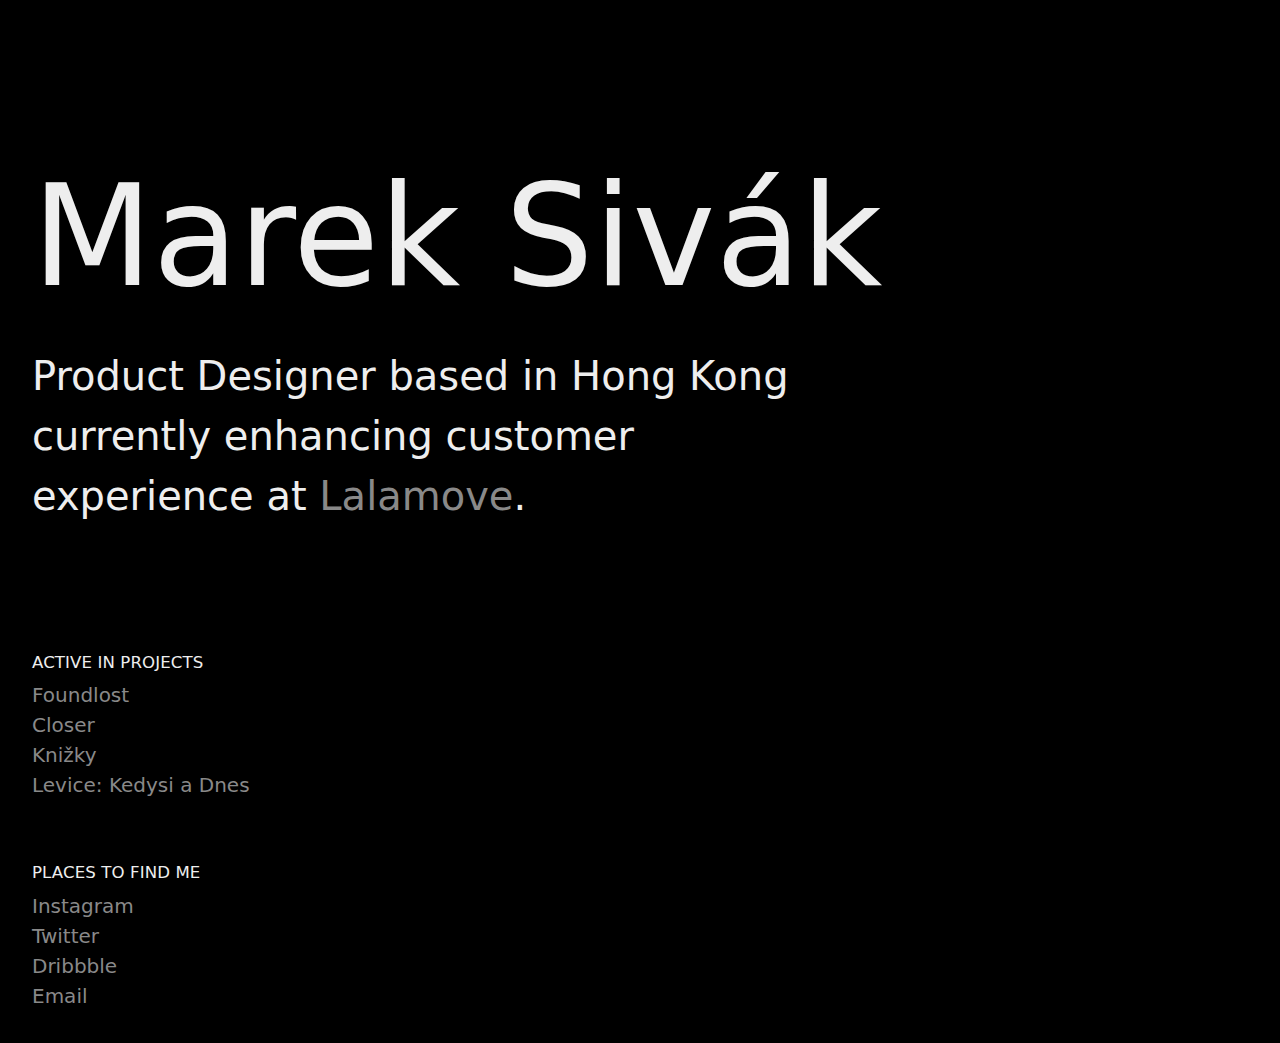
<file: index.html>
<!doctype html>
<html>
<head>
    <meta charset="utf-8" />
    <title>Marek Sivák</title>
    <meta name="description" content="Marek Sivák is a Product Designer based in Hong Kong.">
	<meta name="viewport" content="width=device-width, initial-scale=1">
      <meta name="theme-color" content="#ffffff">
	<meta property="og:image" content="img/ms-cover.png" />
	<meta property="og:title" content="Marek Sivák" />
    <meta property="og:description" content="Marek Sivák is a Product Designer based in Hong Kong" />
    <meta property="og:author" content="Marek Sivák" />
	


      <META NAME="ROBOTS" CONTENT="INDEX, FOLLOW" />
     

    <link href="img/ms-icon.jpg" sizes="192x192" rel="icon" />
    <link rel="apple-touch-icon" href="img/ms-icon.png">
 
    <link rel="stylesheet" href="css/mareksiv.css" type="text/css" />
    <link rel="stylesheet" href="css/responsive.css" type="text/css" />

</head>
<body>
    <div class="content">
        <h1>Marek Sivák</h1>
        <h3>Product Designer based in Hong&nbsp;Kong currently enhancing customer experience at <a href="https://lalamove.com">Lalamove</a>.</h3>
        
        <div class="list-group">
            <h5>Active in projects</h5>
            <ul>
                <li><a href="foundlost.html">Foundlost</a></li>
                <li><a href="closer.html">Closer</a></li>
                <li><a href="knizky.html">Knižky</a></li>
                <li><a href="levice.html">Levice: Kedysi a Dnes</a></li>
            </ul>
        </div>

        <div class="list-group">
            <h5>Places to find me</h5>
            <ul>
                <li><a target=_blank href="https://instagram.com/mareksiv">Instagram</a></li>
                <li><a target=_blank href="https://twitter.com/leto">Twitter</a></li>
                <li><a target=_blank href="https://dribbble.com/leto">Dribbble</a></li>
                <li><a href="mailto: xsivak@gmail.com">Email</a></li>
            </ul>
        </div>
    </div>
    
    
 <!-- Global site tag (gtag.js) - Google Analytics -->
<script async src="https://www.googletagmanager.com/gtag/js?id=UA-154783588-1"></script>
<script>
  window.dataLayer = window.dataLayer || [];
  function gtag(){dataLayer.push(arguments);}
  gtag('js', new Date());

  gtag('config', 'UA-154783588-1');
</script> 
    
</body>
</html>
</file>
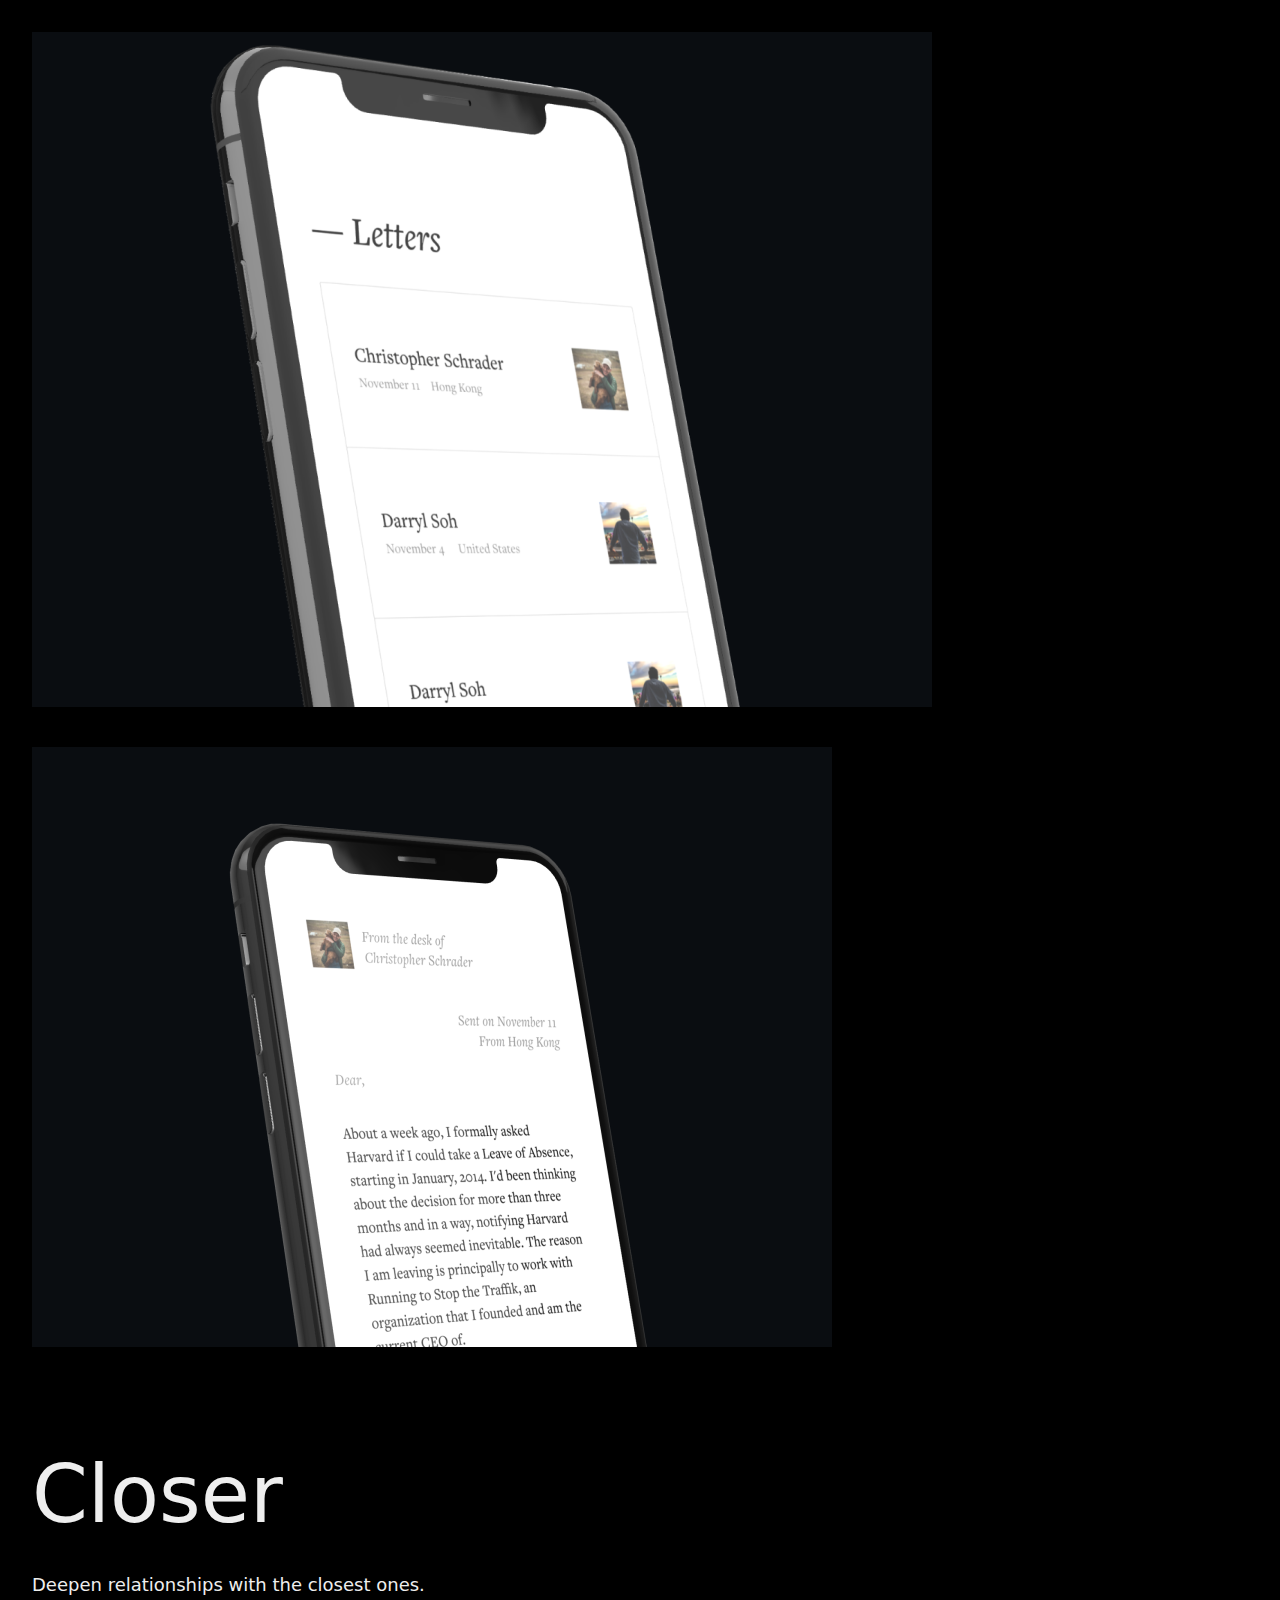
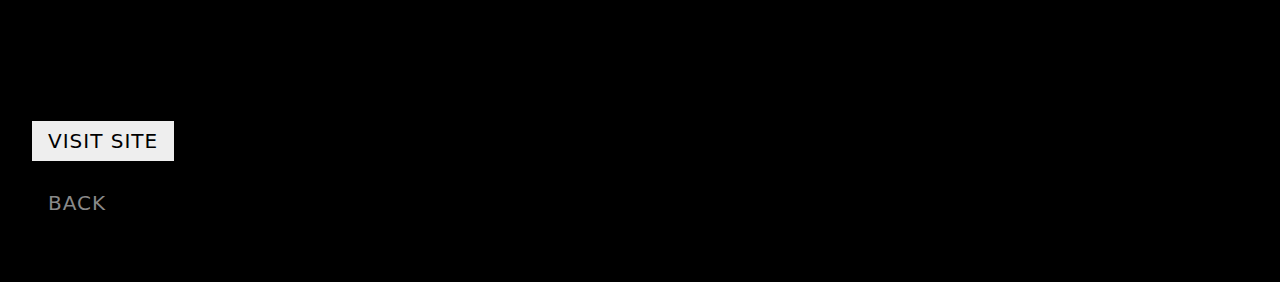
<file: closer.html>
<!doctype html>
<html>
<head>
    <meta charset="utf-8" />
    <title>Closer | Marek Sivák</title>
    <meta name="description" content="A community platform to deepen relationships with your closest family and friends.">
	<meta name="viewport" content="width=device-width, initial-scale=1">
      <meta name="theme-color" content="#ffffff">
	<meta property="og:image" content="img/closer/0097f43e541adc758585aa8138b250cd.png" />
	<meta property="og:title" content="Closer | Marek Sivák" />
    <meta property="og:description" content="A community platform to deepen relationships with your closest family and friends." />
    <meta property="og:author" content="Marek Sivák" />
	


      <META NAME="ROBOTS" CONTENT="INDEX, FOLLOW" />
     

    <link href="img/ms-icon.jpg" sizes="192x192" rel="icon" />
    <link rel="apple-touch-icon" href="img/ms-icon.png">
 
    <link rel="stylesheet" href="css/mareksiv.css" type="text/css" />
    <link rel="stylesheet" href="css/mareksiv-additional.css" type="text/css" />
    <link rel="stylesheet" href="css/responsive.css" type="text/css" />
    <link rel="stylesheet" href="css/responsive-additional.css" type="text/css" />

</head>
<body class="project">
    <div class="content">
        
        <img alt="Closer" src="img/closer/0097f43e541adc758585aa8138b250cd.png" style="width:900px" />
        <img alt="Closer" src="img/closer/image_processing20191112-31827-p5rlyy.png" style="width:800px" />
        
        
        <h1>Closer</h1>
        <p>Deepen relationships with the closest ones.</p>
        
        

        <div class="nav-controls">
            <div class="row">
                <a class="button-primary" href="//becloser.co">Visit site</a>
            </div>
            <div class="row">
                <a class="button-ghost" href="/">Back</a>
            </div>
        </div>
    </div>
    
    
 <!-- Global site tag (gtag.js) - Google Analytics -->
<script async src="https://www.googletagmanager.com/gtag/js?id=UA-154783588-1"></script>
<script>
  window.dataLayer = window.dataLayer || [];
  function gtag(){dataLayer.push(arguments);}
  gtag('js', new Date());

  gtag('config', 'UA-154783588-1');
</script> 
    
</body>
</html>
</file>
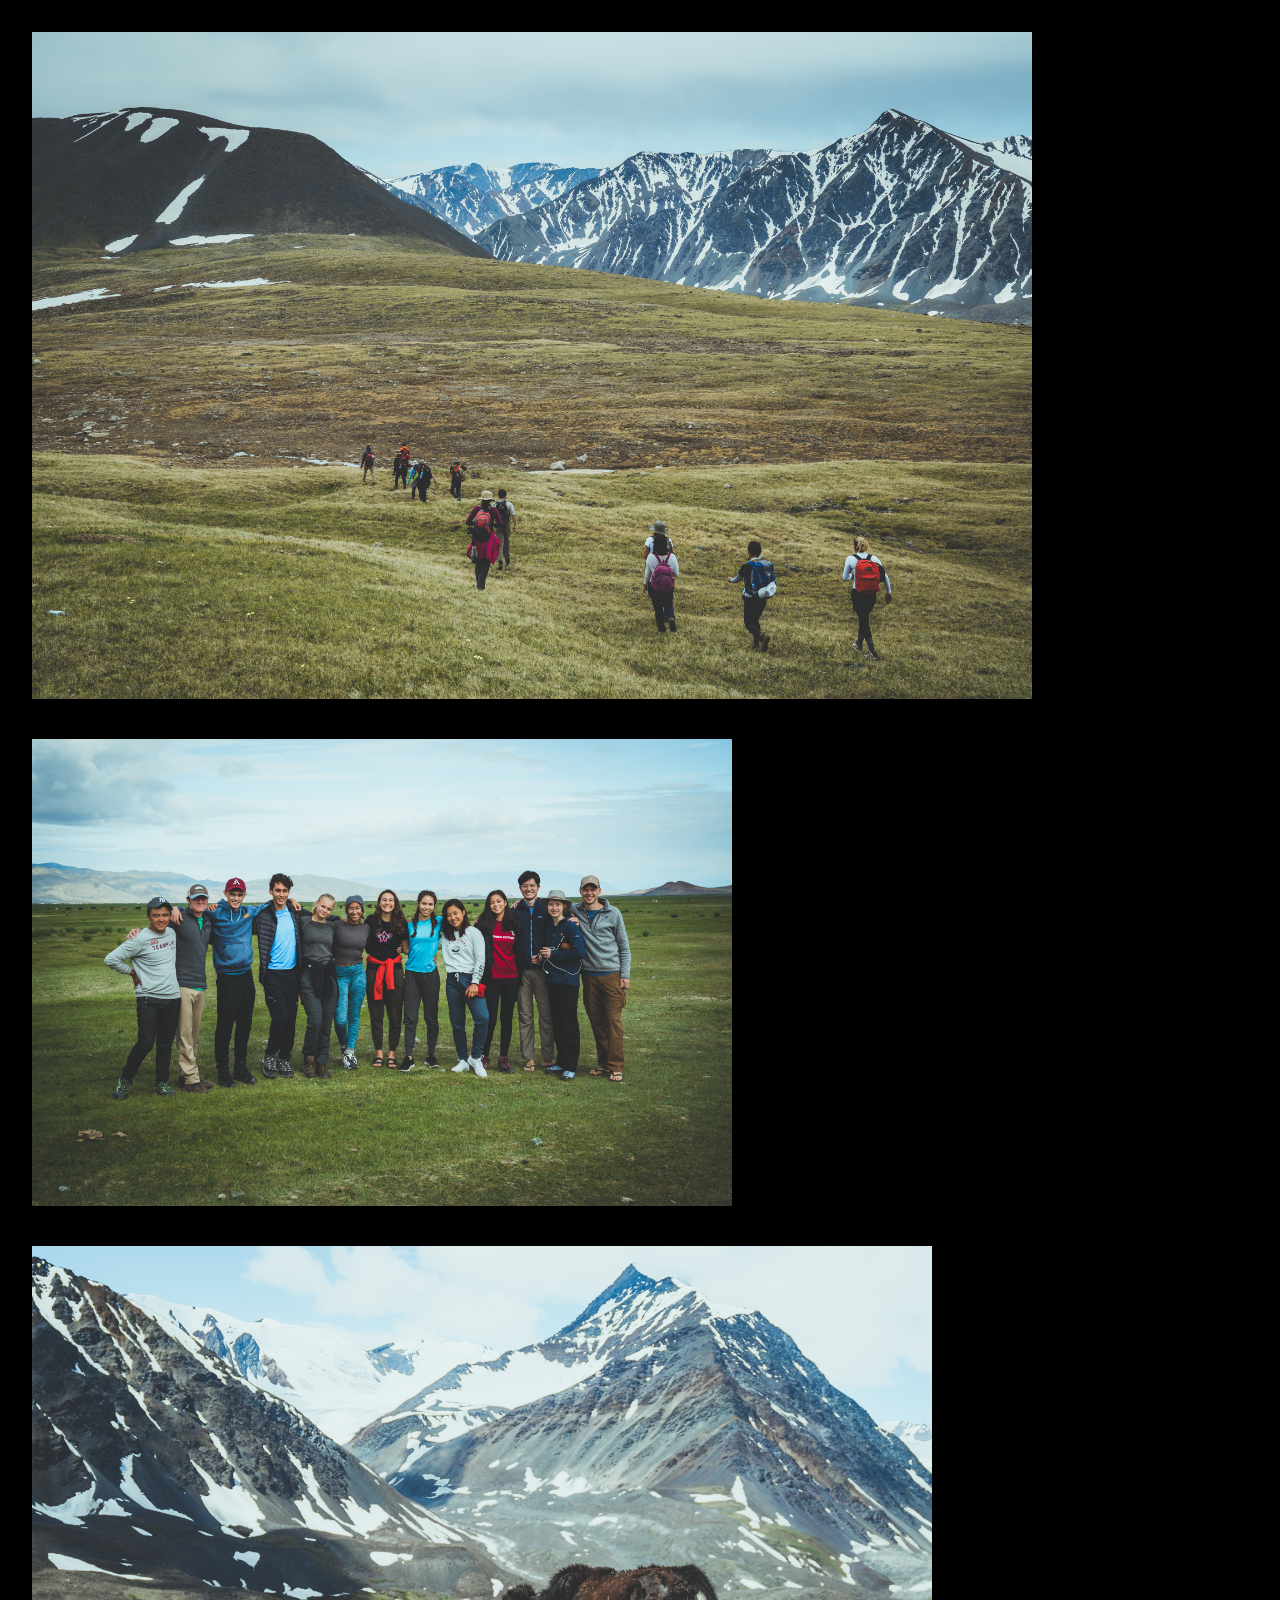
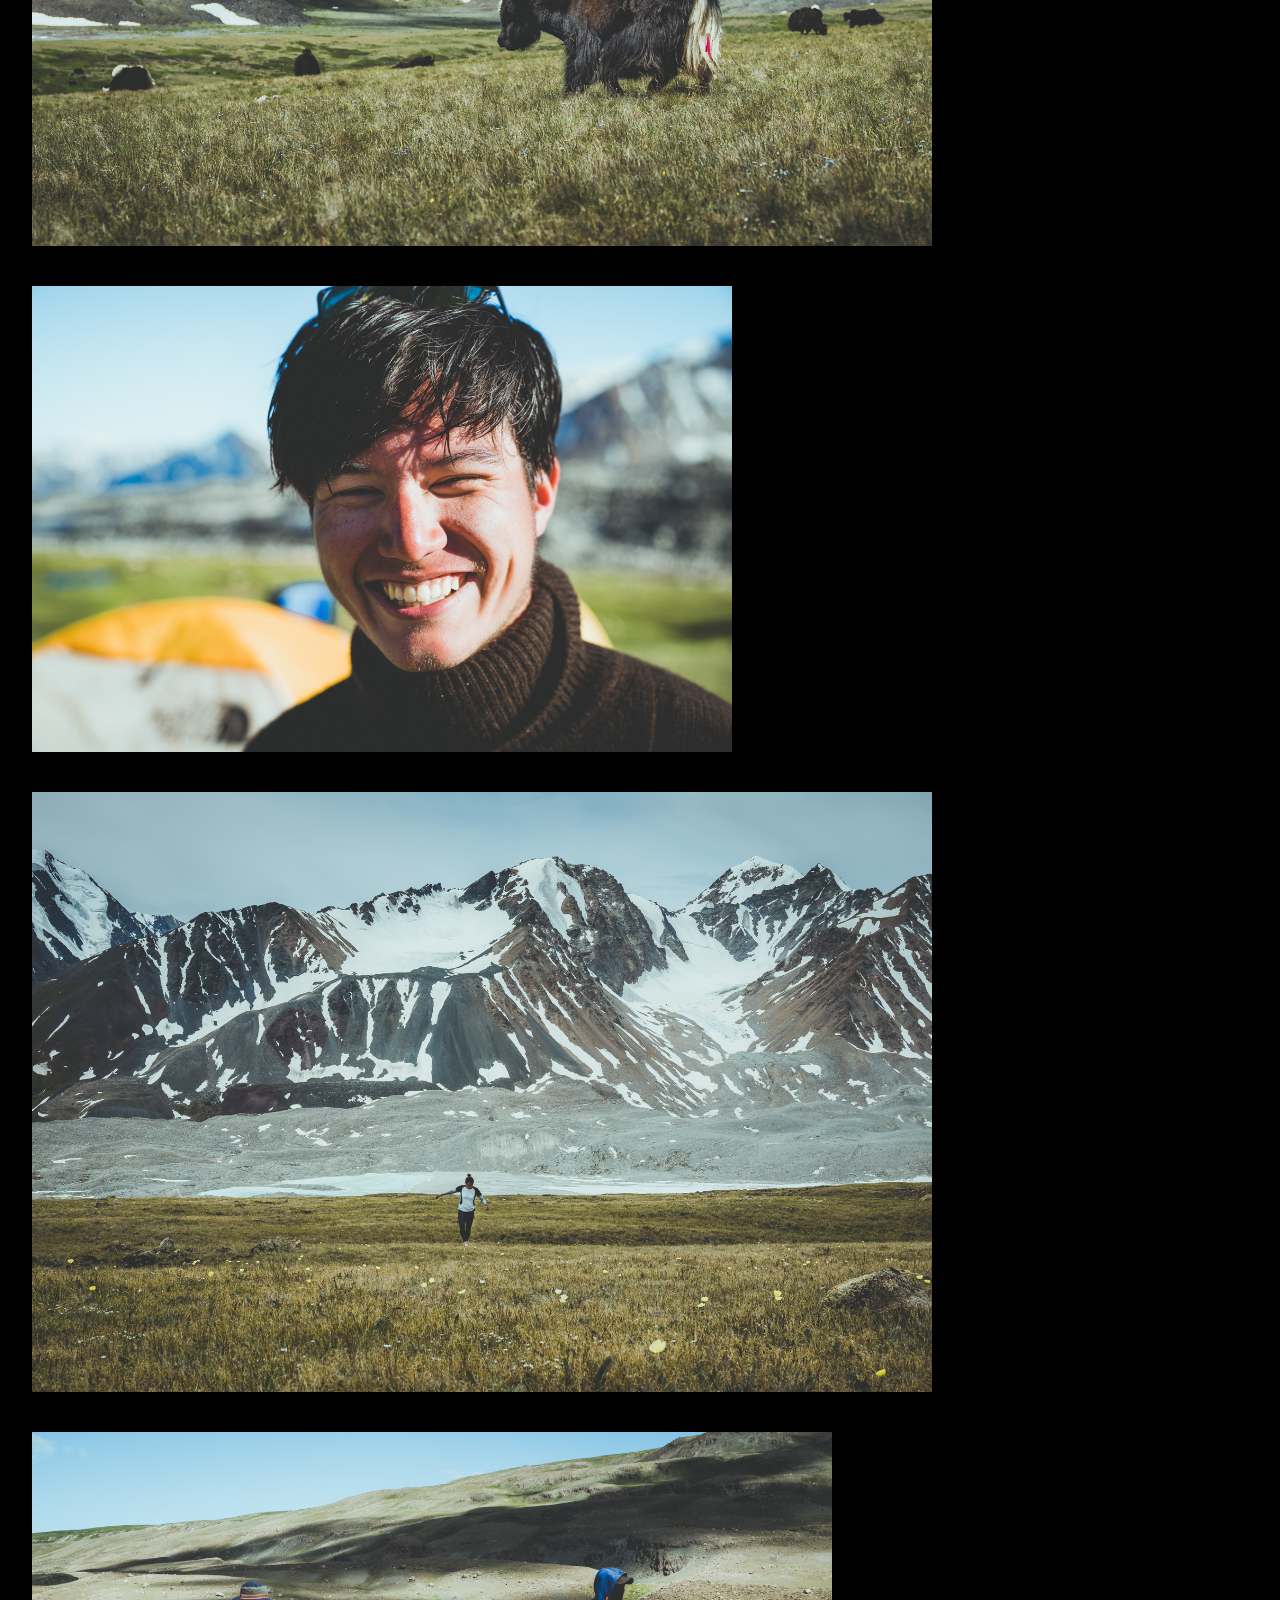
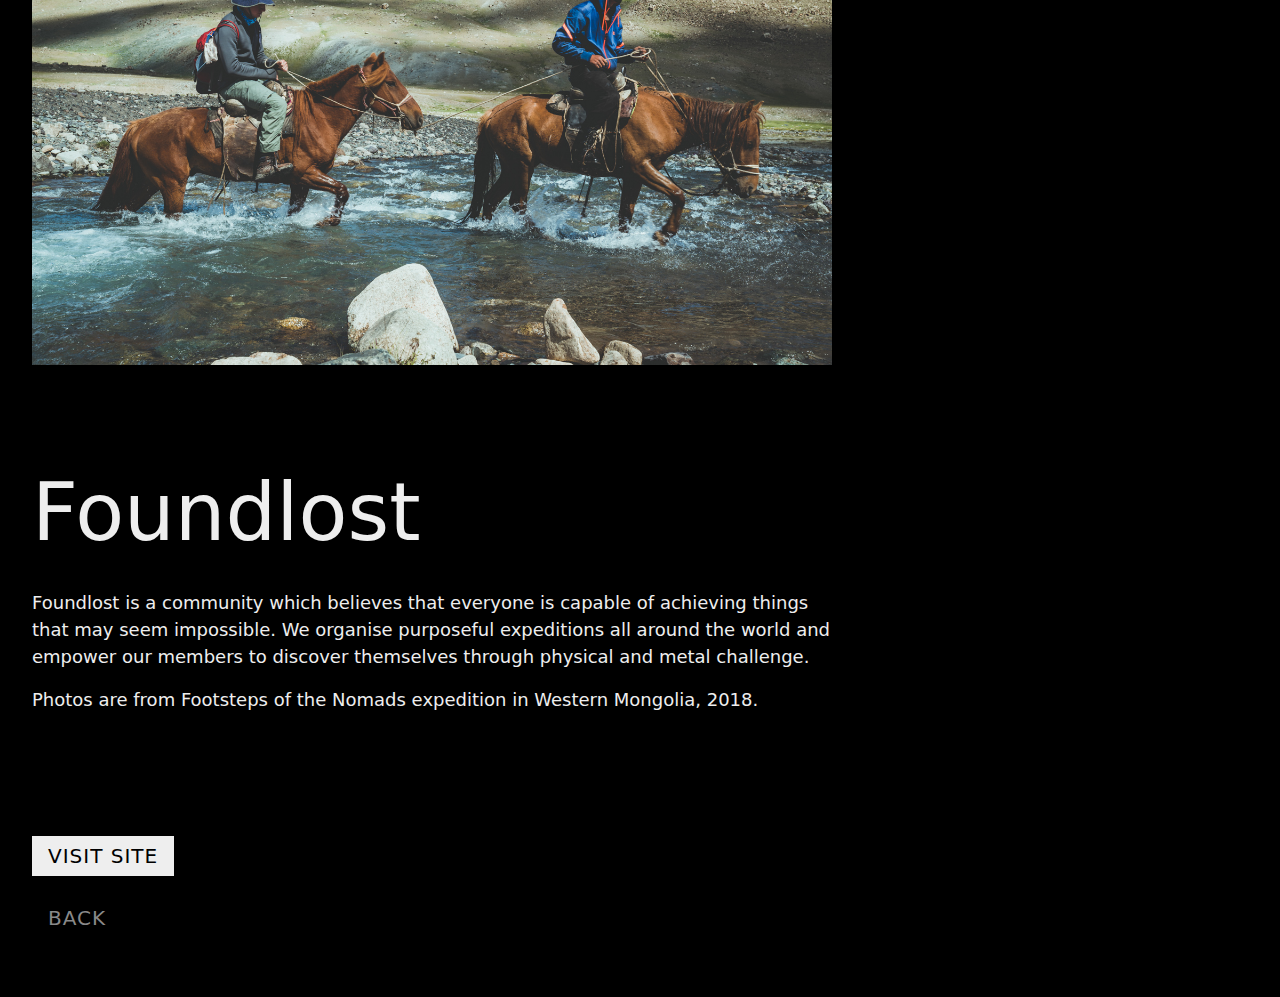
<file: foundlost.html>
<!doctype html>
<html>
<head>
    <meta charset="utf-8" />
    <title>Foundlost | Marek Sivák</title>
    <meta name="description" content="Find your inner calm at the world's frontiers.">
	<meta name="viewport" content="width=device-width, initial-scale=1">
      <meta name="theme-color" content="#ffffff">
	<meta property="og:image" content="img/ms-cover.png" />
	<meta property="og:title" content="Foundlost | Marek Sivák" />
    <meta property="og:description" content="Find your inner calm at the world's frontiers." />
    <meta property="og:author" content="Marek Sivák" />
	


      <META NAME="ROBOTS" CONTENT="INDEX, FOLLOW" />
     

    <link href="img/ms-icon.jpg" sizes="192x192" rel="icon" />
    <link rel="apple-touch-icon" href="img/ms-icon.png">
 
    <link rel="stylesheet" href="css/mareksiv.css" type="text/css" />
    <link rel="stylesheet" href="css/mareksiv-additional.css" type="text/css" />
    <link rel="stylesheet" href="css/responsive.css" type="text/css" />
    <link rel="stylesheet" href="css/responsive-additional.css" type="text/css" />

</head>
<body class="project">
    <div class="content">
        
        <img alt="Foundlost Footsteps of the Nomads" src="img/foundlost/foundlost-131_s.jpg" style="width:1000px"/> 
        <img alt="Foundlost Footsteps of the Nomads" src="img/foundlost/foundlost-25_s.jpg" style="width:700px"/> 
        <img alt="Foundlost Footsteps of the Nomads" src="img/foundlost/foundlost-58_s.jpg" style="width:900px"/> 
        <img alt="Foundlost Footsteps of the Nomads" src="img/foundlost/foundlost-122_s.jpg" style="width:700px"/> 
        <img alt="Foundlost Footsteps of the Nomads" src="img/foundlost/foundlost-129_s.jpg" style="width:900px"/> 
        <img alt="Foundlost Footsteps of the Nomads" src="img/foundlost/foundlost-156_s.jpg" style="width:800px" />
        <h1>Foundlost</h1>
        <p>Foundlost is a community which believes that everyone is capable of achieving things that may seem impossible. We organise purposeful expeditions all around the world and empower our members to discover themselves through physical and metal challenge.</p>
        <p>Photos are from Footsteps of the Nomads expedition in Western Mongolia, 2018.</p>
        
        

        <div class="nav-controls">
            <div class="row">
                <a class="button-primary" href="//foundlo.st">Visit site</a>
            </div>
            <div class="row">
                <a class="button-ghost" href="/">Back</a>
            </div>
        </div>
    </div>
    
    
 <!-- Global site tag (gtag.js) - Google Analytics -->
<script async src="https://www.googletagmanager.com/gtag/js?id=UA-154783588-1"></script>
<script>
  window.dataLayer = window.dataLayer || [];
  function gtag(){dataLayer.push(arguments);}
  gtag('js', new Date());

  gtag('config', 'UA-154783588-1');
</script> 
    
</body>
</html>
</file>
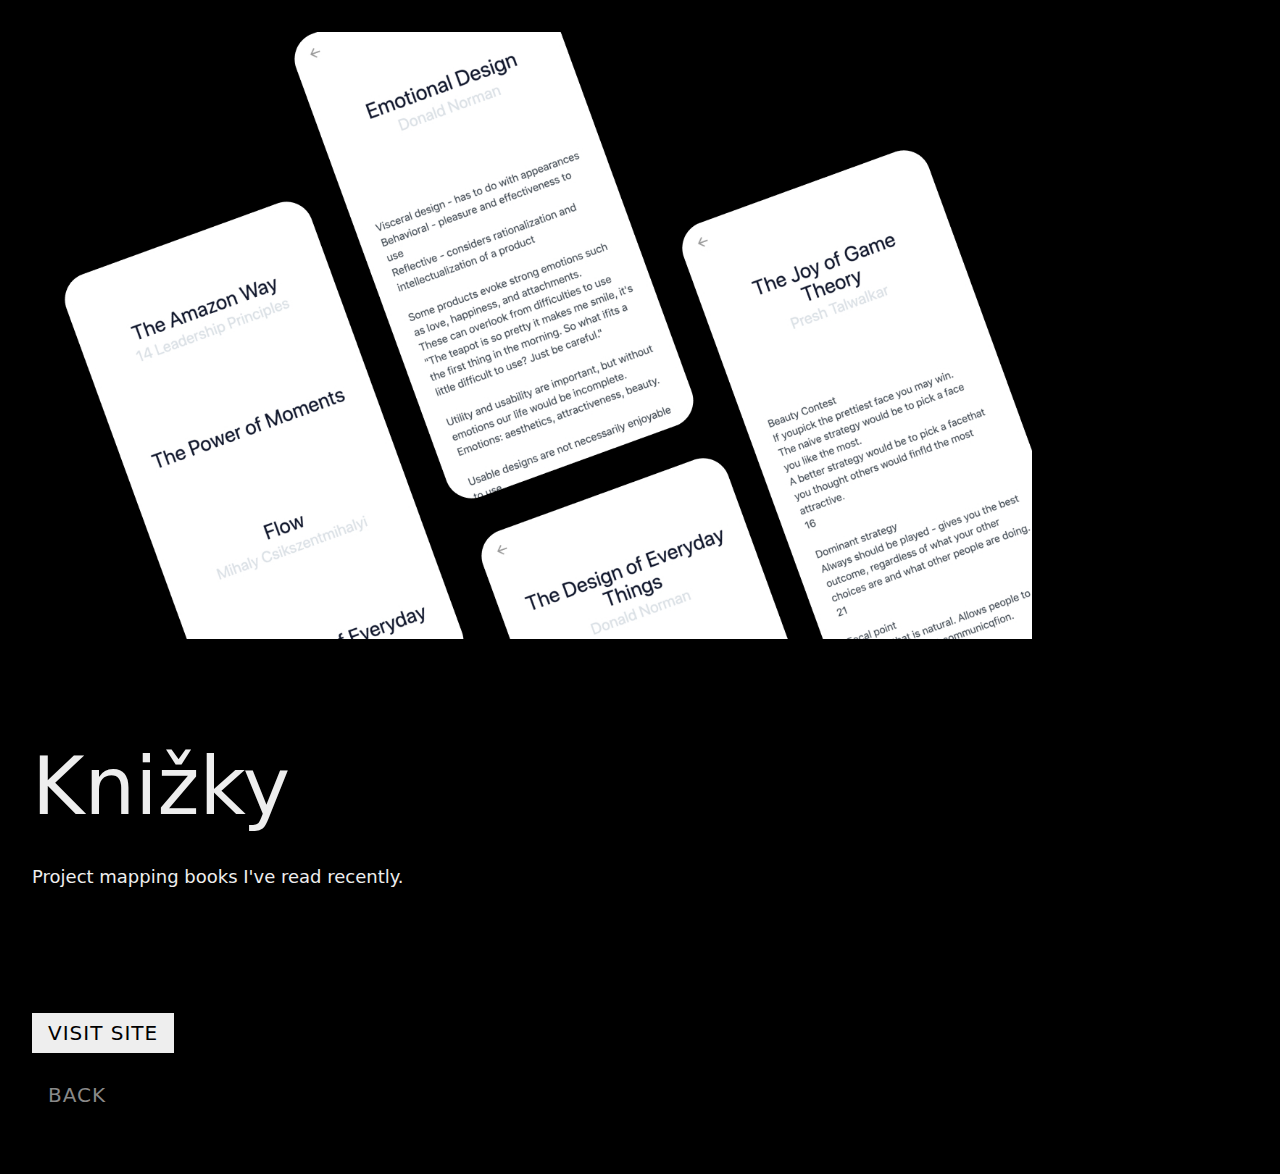
<file: knizky.html>
<!doctype html>
<html>
<head>
    <meta charset="utf-8" />
    <title>Knižky | Marek Sivák</title>
    <meta name="description" content="Project mapping books I have read recently.">
	<meta name="viewport" content="width=device-width, initial-scale=1">
      <meta name="theme-color" content="#ffffff">
	<meta property="og:image" content="img/knizky/knizky@2x.jpg" />
	<meta property="og:title" content="Knižky | Marek Sivák" />
    <meta property="og:description" content="Project mapping books I have read recently." />
    <meta property="og:author" content="Marek Sivák" />
	


      <META NAME="ROBOTS" CONTENT="INDEX, FOLLOW" />
     

    <link href="img/ms-icon.jpg" sizes="192x192" rel="icon" />
    <link rel="apple-touch-icon" href="img/ms-icon.png">
 
    <link rel="stylesheet" href="css/mareksiv.css" type="text/css" />
    <link rel="stylesheet" href="css/mareksiv-additional.css" type="text/css" />
    <link rel="stylesheet" href="css/responsive.css" type="text/css" />
    <link rel="stylesheet" href="css/responsive-additional.css" type="text/css" />

</head>
<body class="project">
    <div class="content">
        
        <img alt="Knižky by Marek Sivák" src="img/knizky/knizky@2x.jpg" style="width:1000px" />
        
        <h1>Knižky</h1>
        <p>Project mapping books I've read recently.</p>
        
        

        <div class="nav-controls">
            <div class="row">
                <a class="button-primary" href="https://mareksivak.github.com/knizky">Visit site</a>
            </div>
            <div class="row">
                <a class="button-ghost" href="/">Back</a>
            </div>
        </div>
    </div>
    
    
 <!-- Global site tag (gtag.js) - Google Analytics -->
<script async src="https://www.googletagmanager.com/gtag/js?id=UA-154783588-1"></script>
<script>
  window.dataLayer = window.dataLayer || [];
  function gtag(){dataLayer.push(arguments);}
  gtag('js', new Date());

  gtag('config', 'UA-154783588-1');
</script> 
    
</body>
</html>
</file>
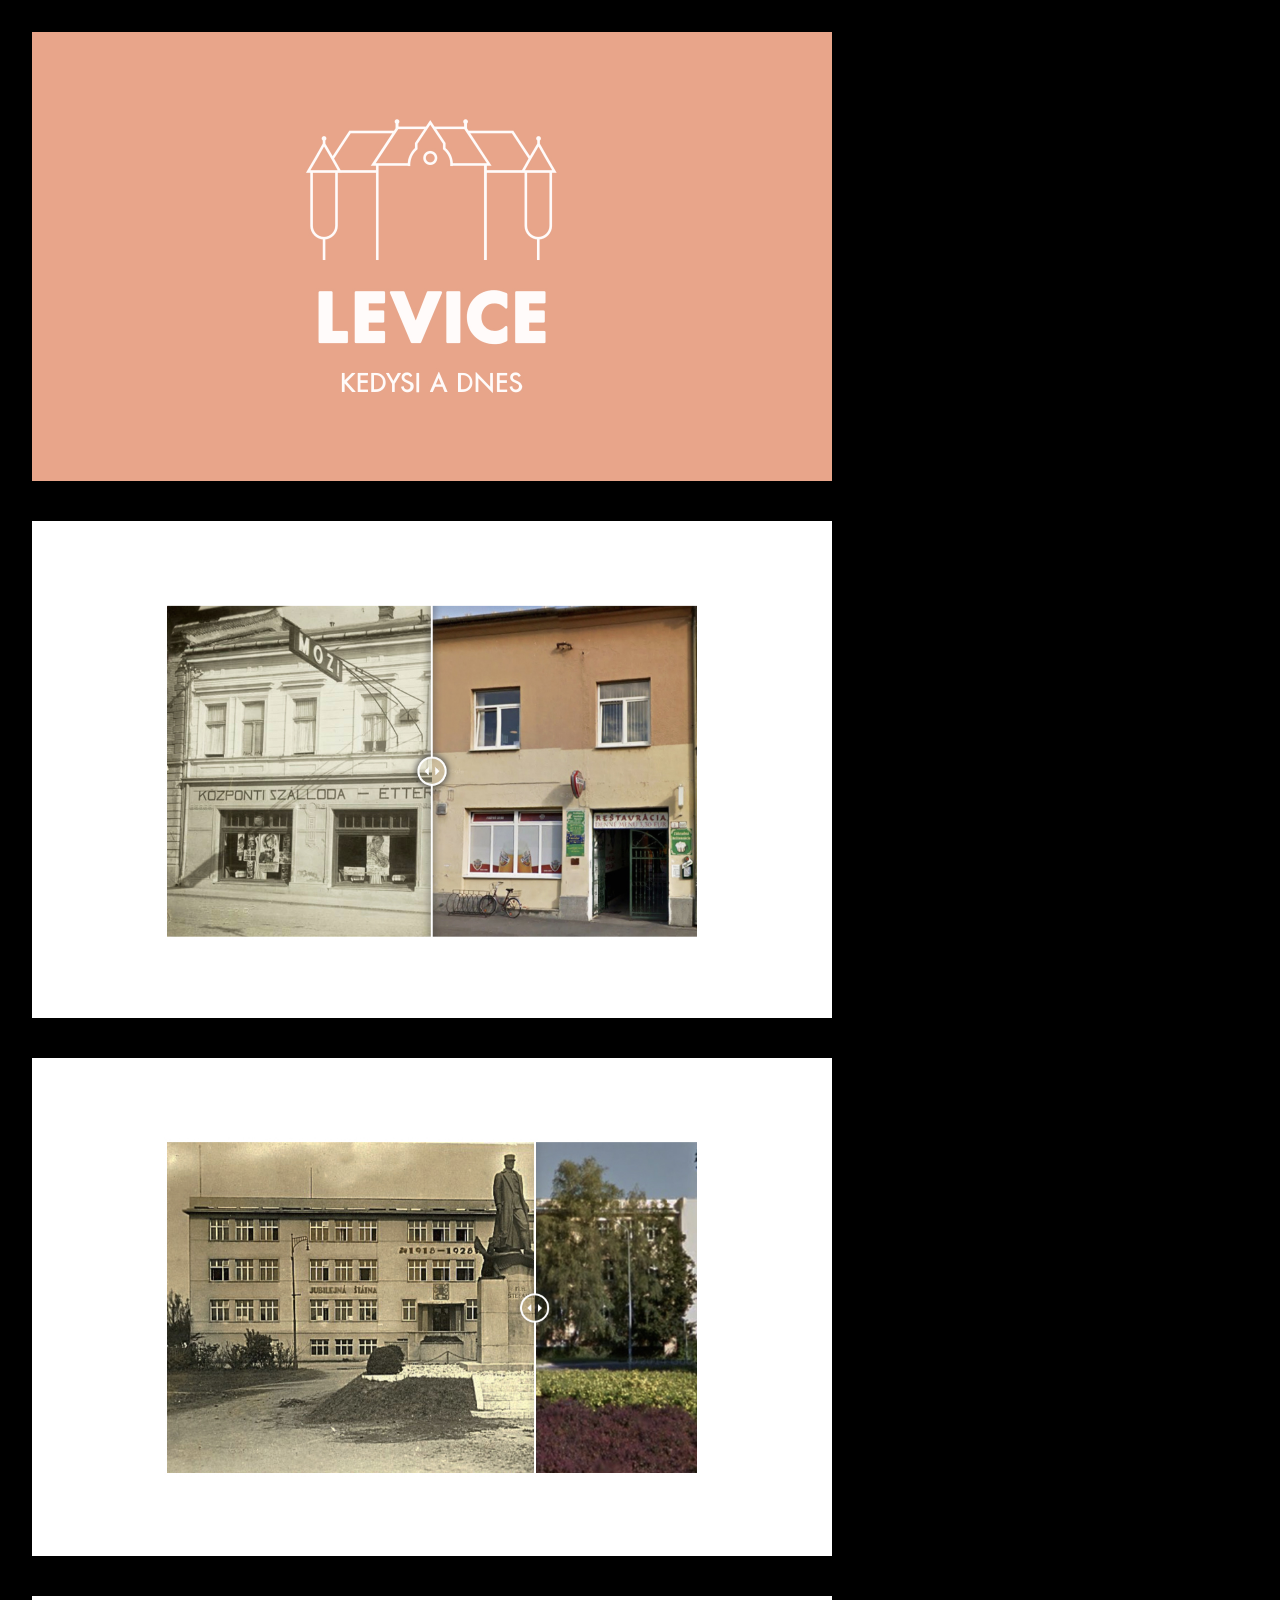
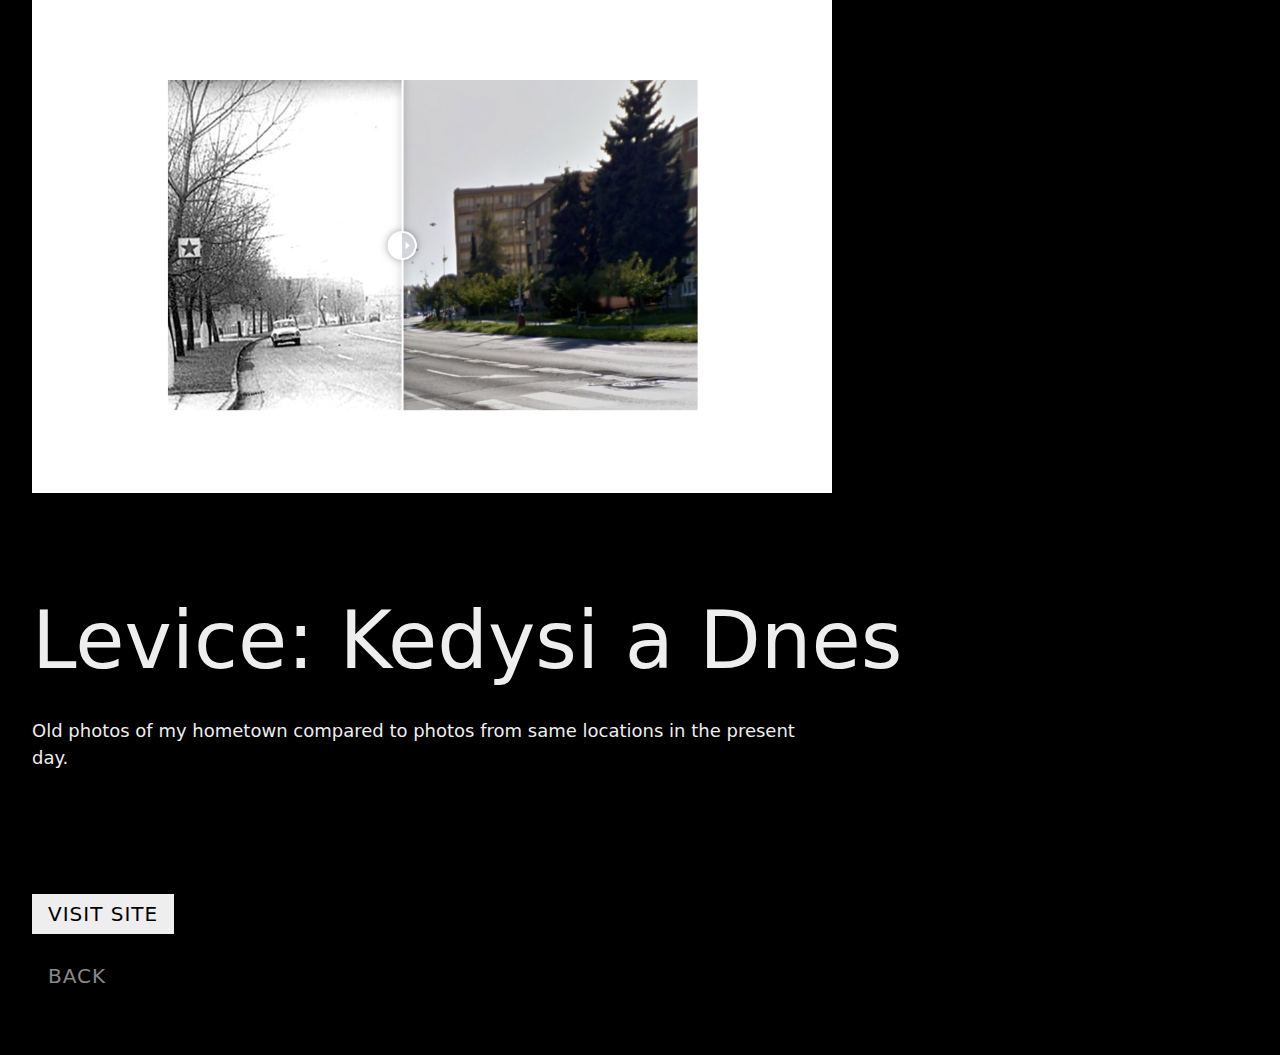
<file: levice.html>
<!doctype html>
<html>
<head>
    <meta charset="utf-8" />
    <title>Levice: Kedysi a Dnes | Marek Sivák</title>
    <meta name="description" content="Old photos of my hometown compared to photos from same locations in the present day.">
	<meta name="viewport" content="width=device-width, initial-scale=1">
      <meta name="theme-color" content="#ffffff">
	<meta property="og:image" content="img/levice/levice1@2x.jpg" />
	<meta property="og:title" content="Levice: Kedysi a Dnes | Marek Sivák" />
    <meta property="og:description" content="Old photos of my hometown compared to photos from same locations in the present day." />
    <meta property="og:author" content="Marek Sivák" />
	


      <META NAME="ROBOTS" CONTENT="INDEX, FOLLOW" />
     

    <link href="img/ms-icon.jpg" sizes="192x192" rel="icon" />
    <link rel="apple-touch-icon" href="img/ms-icon.png">
 
    <link rel="stylesheet" href="css/mareksiv.css" type="text/css" />
    <link rel="stylesheet" href="css/mareksiv-additional.css" type="text/css" />
    <link rel="stylesheet" href="css/responsive.css" type="text/css" />
    <link rel="stylesheet" href="css/responsive-additional.css" type="text/css" />

</head>
<body class="project">
    <div class="content">
        
        <img alt="Levice: Kedysi a Dnes" src="img/levice/levice1@2x.jpg" style="width:800px"/>
        <img alt="Levice: Reštaurácia Sitno" src="img/levice/levice2.jpg" style="width:800px"/>
        <img alt="Levice: Gymnázium Andreja Vrábla" src="img/levice/levice3.jpg" style="width:800px"/>
        <img alt="Levice: Štúrova ulica" src="img/levice/levice4.jpg" style="width:800px"/>
        
        <h1>Levice: Kedysi a Dnes</h1>
        <p>Old photos of my hometown compared to photos from same locations in the present day.</p>
        
        

        <div class="nav-controls">
            <div class="row">
                <a class="button-primary" href="//levicekedysiadnes.sk">Visit site</a>
            </div>
            <div class="row">
                <a class="button-ghost" href="/">Back</a>
            </div>
        </div>
    </div>
    
    
 <!-- Global site tag (gtag.js) - Google Analytics -->
<script async src="https://www.googletagmanager.com/gtag/js?id=UA-154783588-1"></script>
<script>
  window.dataLayer = window.dataLayer || [];
  function gtag(){dataLayer.push(arguments);}
  gtag('js', new Date());

  gtag('config', 'UA-154783588-1');
</script> 
    
</body>
</html>
</file>
<file: css/mareksiv.css>
* {
    box-sizing: border-box;
    -webkit-box-sizing: border-box; 
    /* transition: 0.2s; - sticky sidebar conflict*/
    
    scroll-behavior: smooth;
    margin: 0;
    padding: 0;
}

body
{
    font-family: inter, -apple-system, system-ui, arial, sans-serif;
    font-weight: 400;
	font-size: 16px;
    line-height: 1.5;
    color: #eee;
    margin: 0;
    
    display: flex;
    min-height: 100vh;
    -webkit-box-orient: vertical;
    -webkit-box-direction: normal;
    -webkit-flex-direction: column;
    -ms-flex-direction: column;
    flex-direction: column;
    -webkit-box-flex: 1;
    -webkit-flex: 1 0 auto;
    -ms-flex: 1 0 auto;
    flex: 1 0 auto;
    
    background: #000;
    
    width: 100%;
    overflow-x: hidden;
}

a {
    color: #898989;
    text-decoration: none;
}
a:hover {
    color: #ffffff;
}
a img:hover {
    opacity: 0.6;
}

h1, h2, h3, h5 {
    font-weight: 400;
    line-height: 1.1;
    margin: 0;
}

h1 {
    font-size: 58px;
    margin-top: 8rem;
    font-weight: 300;
}
h3 {
    font-size: 18px;
    padding-top: 2rem;
    padding-bottom: 4rem;
    line-height: 1.5;
    font-weight: 300;
    max-width: 25rem;
}
h5 {
    text-transform: uppercase;
    font-weight: 300;
    margin-bottom: 0.5rem;
    letter-spacing: 0.1px;
}

ul {
    list-style: none;
}

.strong {
    font-weight: 700;
}

.no-padding {
    padding: 0;
}

.content {
    margin: 2rem;
}

.list-group {
    margin-top: 4rem;
}
</file>
<file: css/responsive.css>
@media only screen and (max-width: 48rem)
{
}

@media only screen and (min-width: 48rem)
{
    body {
        font-size: 20px;
    }
    h1 {
        font-size: 80px;
    }
    h3 {
        max-width: 30rem;
        font-size: 32px;
    }
}

@media only screen and (min-width: 62rem)
{
    
    h1 {
        font-size: 140px
    }
    h3 {
        max-width: 50rem;
        font-size:40px
    }
}

@media only screen and (min-width: 75rem)
{
}
</file>
<file: css/mareksiv-additional.css>
p {
    font-weight: 300;
    margin-top: 1rem;
    font-size: 18px;
}

.nav-controls {
    margin-top: 8rem;
}
.nav-controls .row {
    margin-top: 2rem;
    margin-bottom: 2rem;
}

.button-primary {
    font-weight: 300;
    text-transform: uppercase;
    
    padding: 0.5rem 1rem;
    letter-spacing: 1px;
    color: #000;
    background: #eee;
}
.button-primary:hover {
    color: #000;
    background: #DDD;
}

.button-ghost {
    font-weight: 300;
    text-transform: uppercase;
    
    padding: 0.5rem 1rem;
    letter-spacing: 1px;
}

img {
    max-width: 100%;
    margin-bottom: 2rem;
}

.project h1 {
    margin-top: 0;
    padding-top: 4rem;
    margin-bottom: 2rem;
}
</file>
<file: css/responsive-additional.css>
@media only screen and (max-width: 48rem)
{
}

@media only screen and (min-width: 48rem)
{
    body {
        font-size: 20px;
    }
    .project h1 {
        font-size: 80px;
    }
    .project p {
        max-width: 30rem;
    }
}

@media only screen and (min-width: 62rem)
{
    
    .project h1 {
        font-size: 80px
    }
    .project p {
        max-width: 50rem;
    }
}

@media only screen and (min-width: 75rem)
{
}
</file>
